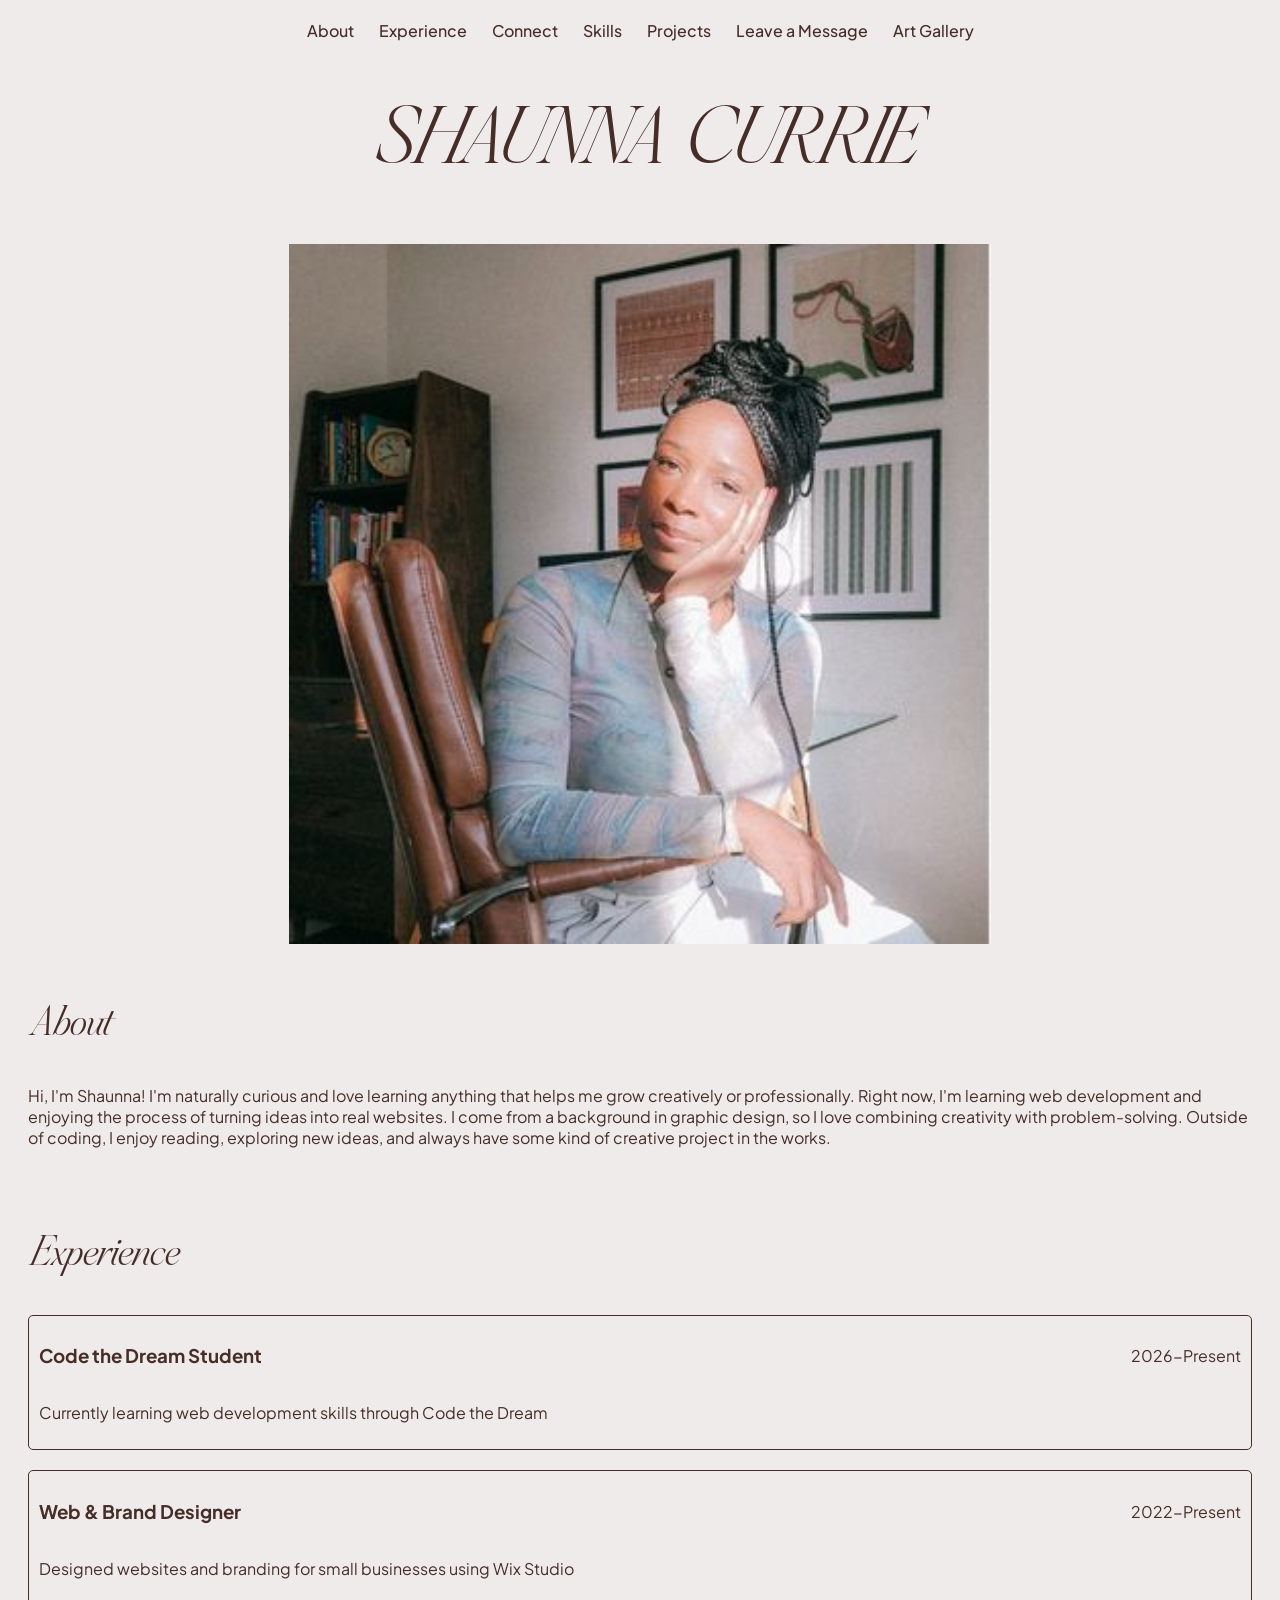
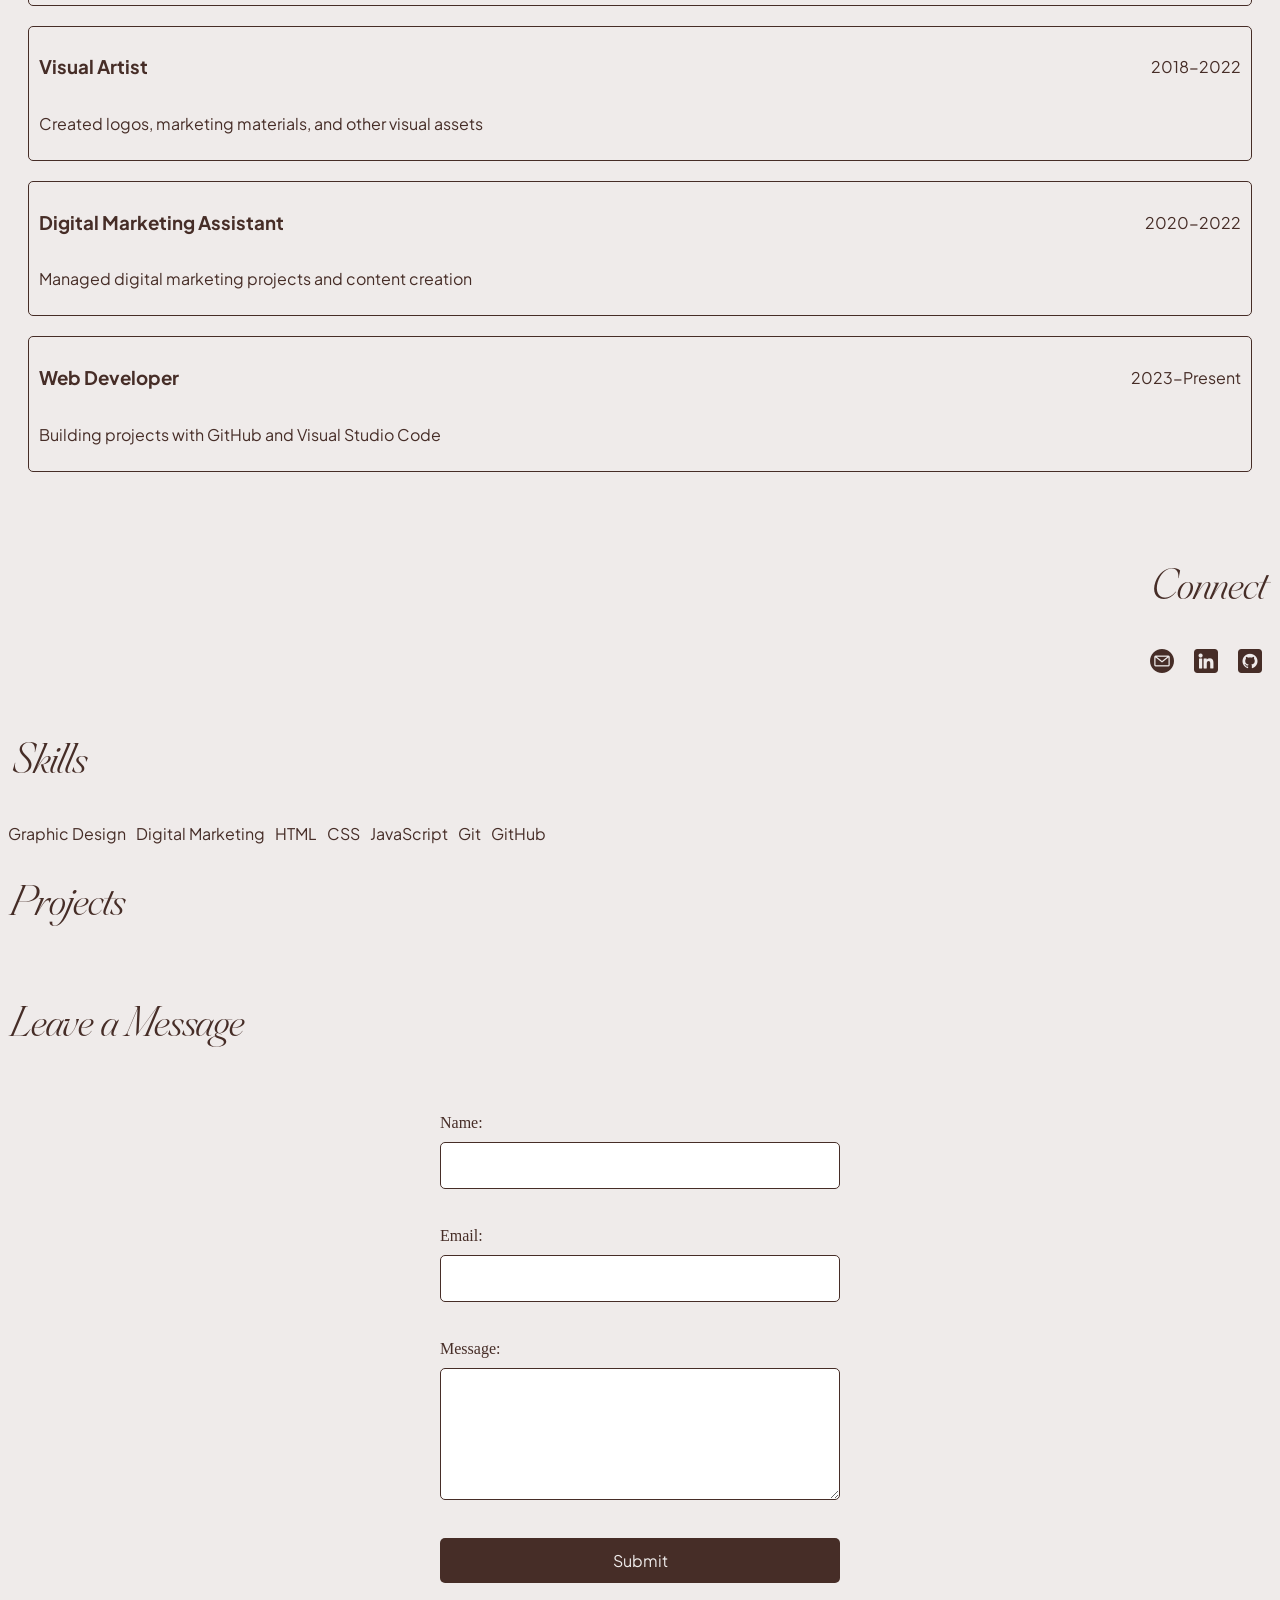
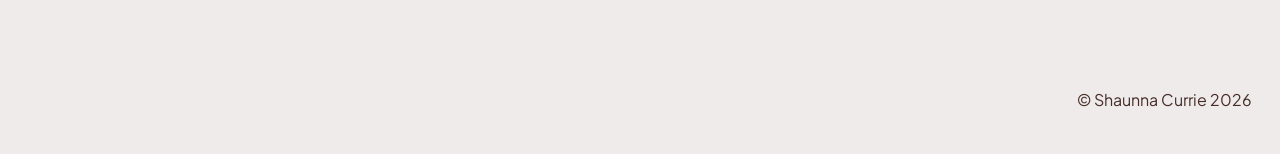
<file: index.html>
<!DOCTYPE html>
<html lang="en">

<head>
    <title>Shaunna Currie's Portfolio</title>
    <meta charset="UTF-8">
    <meta name="viewport" content="width=device-width, initial-scale=1.0">

    <link rel="stylesheet" href="css/index.css">

    <link rel="preconnect" href="https://fonts.googleapis.com">
    <link rel="preconnect" href="https://fonts.gstatic.com" crossorigin>
    <link href="https://fonts.googleapis.com/css2?family=Plus+Jakarta+Sans:ital,wght@0,200..800;1,200..800&display=swap" rel="stylesheet">
</head>

<body>
<nav>
    <ul>
        <li><a href="#About">About</a></li>
        <li><a href="#Experience">Experience</a></li>
        <li><a href="#Connect">Connect</a></li>
        <li><a href="#Skills">Skills</a></li>
        <li><a href="#Projects">Projects</a></li>
        <li><a href="#leave_message">Leave a Message</a></li>
        <li><a href="api.html">Art Gallery</a></li>
    </ul>
</nav>

<h1>Shaunna Currie</h1>

<img class="profile-img" src="images/aboutpage.jpg" alt="Shaunna Currie">

<section id ="About">
<h2>About</h2>
<p>Hi, I'm Shaunna! I'm naturally curious and love learning anything that helps
    me grow creatively or professionally. Right now, I'm learning web development
    and enjoying the process of turning ideas into real websites. I come from a
    background in graphic design, so I love combining creativity with
    problem-solving. Outside of coding, I enjoy reading, exploring new ideas,
    and always have some kind of creative project in the works.</p>
</section>

<section id="Experience">
    <h2>Experience</h2>
    <ul>
        <li>
            <div class="experience-header">
                <h3>Code the Dream Student</h3>
                <span>2026-Present</span>
            </div>
            <p>Currently learning web development skills through Code the Dream</p>
        </li>

        <li>
            <div class="experience-header">
                <h3>Web & Brand Designer</h3>
                <span>2022-Present</span>
            </div>
            <p>Designed websites and branding for small businesses using Wix Studio</p>
        </li>

        <li>
            <div class="experience-header">
                <h3>Visual Artist</h3>
                <span>2018-2022</span>
            </div>
            <p>Created logos, marketing materials, and other visual assets</p>
        </li>

        <li>
            <div class="experience-header">
                <h3>Digital Marketing Assistant</h3>
                <span>2020-2022</span>
            </div>
            <p>Managed digital marketing projects and content creation</p>
        </li>
        <li>
            <div class="experience-header">
                <h3>Web Developer</h3>
                <span>2023-Present</span>
            </div>
            <p>Building projects with GitHub and Visual Studio Code</p>
        </li>
    </ul>
</section>

<section id="Connect">
    <h2>Connect</h2>
    <ul>
    <li><a href="mailto:leeshaunnaslaughter@gmail.com">
        <img src="icons/email.png" alt="Email"></a></li>

    <li><a href="https://www.linkedin.com/in/shaunnacurrie/" target="_blank" rel="noopener noreferrer">
        <img src="icons/linkedin.png" alt="LinkedIn"></a></li>

    <li><a href="https://github.com/shaunna1116" target="_blank" rel="noopener noreferrer">
        <img src="icons/github.png" alt="GitHub"></a></li>
</ul>
</section>

<section id="Skills">
    <h2>Skills</h2>
    <ul>
        <li>Graphic Design</li>
        <li>Digital Marketing</li>
    </ul>
</section>

<section id="Projects">
    <h2>Projects</h2>
    <ul></ul>
</section>

<section id="leave_message">
    <h2>Leave a Message</h2>
    <form name="leave_message">
        <br>
        <label for="username">Name:</label>
        <input type="text" name="usersName" id="username" required>

        <br>
        <label for="email">Email:</label>
        <input type="email" name="usersEmail" id="email" required>

        <br>
        <label for="message">Message:</label>
        <textarea name="usersMessage" id="message" required></textarea>

        <br>
        <button type="submit">Submit</button>
    </form>
</section>

<section id="messages">
    <h2>Messages</h2>
    <ul id="message-list"></ul>

</section>

<script src="js/index.js"></script>

</body>
</html>
</file>
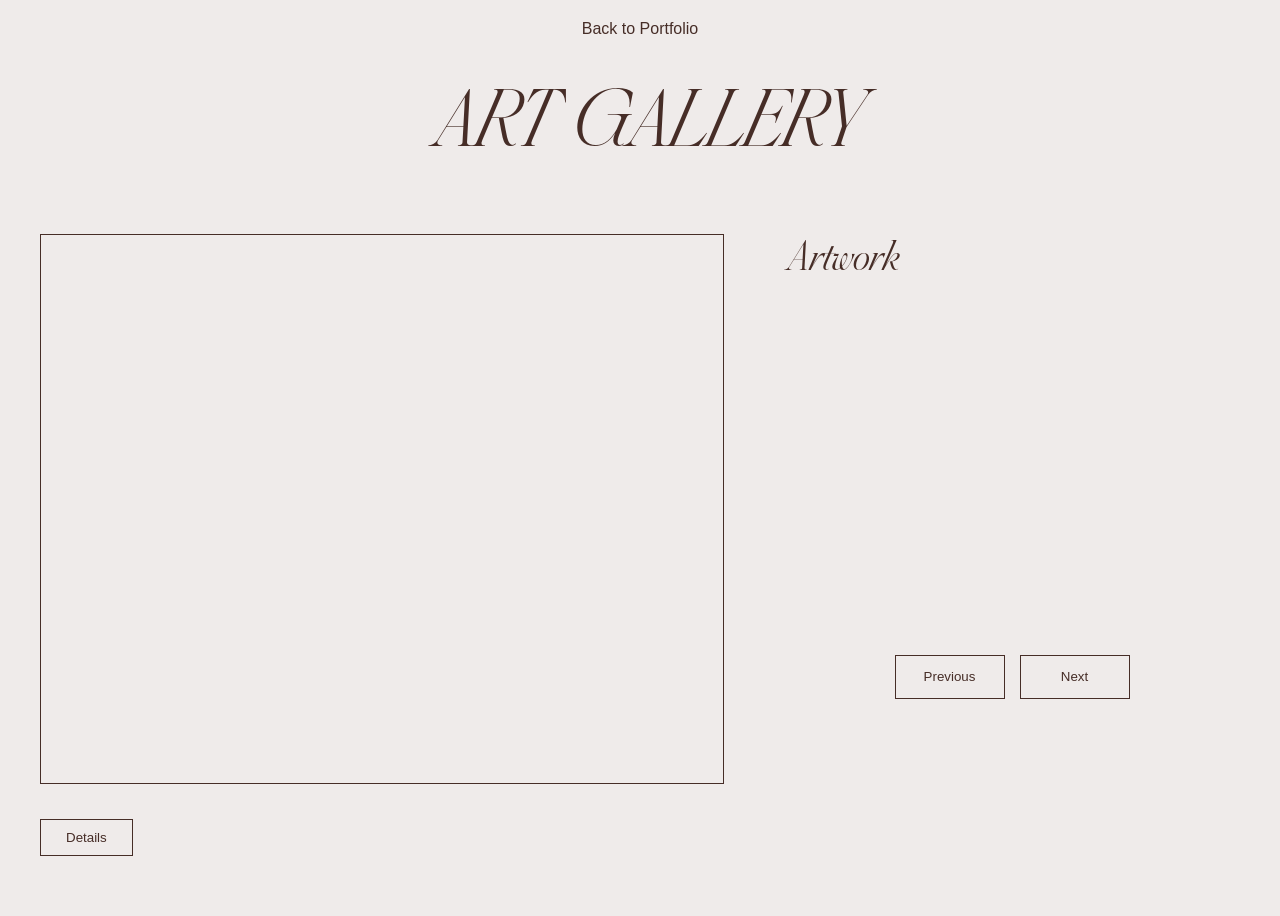
<file: api.html>
<!DOCTYPE html>
<html lang="en">

<head>
    <title>Art Gallery</title>
    <meta charset="UTF-8">
    <meta name="viewport" content="width=device-width, initial-scale=1.0">
    <link rel="stylesheet" href="css/api.css">
</head>

<body>

    <nav>
    <ul>
        <li><a href="index.html">Back to Portfolio</a></li>
    </ul>
</nav>

    <h1>Art Gallery</h1>

<main class="gallery">

    <section class="artwork-list">
        <h2>Artwork</h2>

        <div id="artwork-titles">
        </div>

        <div class="gallery-navigation">
            <button id="prev-button">Previous</button>
            <button id="next-button">Next</button>
        </div>
    </section>

   <section class="artwork-display">

    <div id="artwork-frame">
    </div>

    <h2 id="selected-artwork-title"></h2>

    <button id="details-button">Details</button>

    <div id="artwork-details">
    </div>

</section>
</main>

    <script src="js/api.js"></script>
</body>
</html>
</file>
<file: css/index.css>
/* General page styling */
@font-face {
    font-family: 'Bethany Elingston';
    src: url('../fonts/Bethany Elingston.otf');
}

@font-face {
    font-family: 'Griffiths';
    src: url('../fonts/Griffiths.otf');
}

body {
    background-color: #efebea;
    color: #462d27;
}

h1 {
    font-family: 'Griffiths', sans-serif;
    font-size: 80px;
    font-weight: 200;
    letter-spacing: -.2px;
    text-transform: uppercase;
    text-align: center;
}

h2{
    font-family: 'Griffiths', sans-serif;
    font-size: 42px;
    font-weight: 200;
}

p {
    font-family: 'Plus Jakarta Sans', sans-serif;
    font-size: 16px;
    font-weight: 400;
}

li {
    font-family: 'Plus Jakarta Sans', sans-serif;
}

a {
    font-family: 'Plus Jakarta Sans', sans-serif;
}

nav ul {
    display: flex;
    justify-content: center;
    gap: 25px;
    list-style-type: none;
    padding: 0;
    margin: 20px 0;
}

nav a {
    color: #462d27;
    text-decoration: none;
    font-weight: 500;
}

nav a:hover {
    text-decoration: underline;
}

.profile-img {
    max-width: 100%;
    height: 700px;
    object-fit: cover;
    display: block;
    margin: 0 auto;
}

/* About section */

#About {
 margin: 10px;
 padding: 10px;     
}

/* Experience section */

#Experience {
    margin: 10px;
    padding: 10px;
}

#Experience li {
    background-color: #efebea;
    padding: 10px;
    margin-bottom: 10px;
    border-radius: 5px;
    border: 1px solid #462d27;
}

#Experience ul {
    display: flex;
    flex-direction: column;
    gap: 10px;
    list-style-type: none;
    padding: 0;
}


.experience-header {
    display: flex;
    justify-content: space-between;
    align-items: center;
}

#Experience ul {
    list-style-type: none;
    padding: 0;
}

/* Connect section */

#Connect {
    margin-bottom: 10px;
    padding: 10px;
    text-align: right;
}

#Connect ul {
    display: inline-block;
    text-align: left;
    display: flex;
    justify-content: right;
    gap: 20px;
    list-style-type: none;
    padding: 0;
}

/* Skills section */

#Skills ul {
    display: flex;
    flex-wrap: wrap;
    gap: 10px;
    list-style-type: none;
    padding: 0;
}

/* Leave a Message form */

#leave_message form {
    display: flex;
    flex-direction: column;
    gap: 10px;
    max-width: 400px;
    margin: 0 auto;
}

#leave_message input {
    width: 100%;
    padding: 12px;
    border: 1px solid #462d27;
    border-radius: 5px;
    font-size: 16px;
    font-family: 'Plus Jakarta Sans', sans-serif;
    box-sizing: border-box;
}

#leave_message textarea {
    width: 100%;
    padding: 44px;
    border: 1px solid #462d27;
    border-radius: 5px;
    font-size: 16px;
    font-family: 'Plus Jakarta Sans', sans-serif;
    box-sizing: border-box;
}

#leave_message textarea {
    resize: vertical;
    min-height: 120px;
}

#leave_message button {
    padding: 12px 20px;
    font-size: 16px;
    min-height: 44px;
    cursor: pointer;
}

#leave_message button[type="submit"] {
    background-color: #462d27;
    color: #efebea;
    padding: 12px;
    border: none;
    border-radius: 5px;
    cursor: pointer;
    font-family: 'Plus Jakarta Sans', sans-serif;
}

/* Messages section */

#messages:has(ul:empty) {
    display: none;
}   

#message-list {
    list-style-type: none;
    padding: 0;
}

/* Projects section */

#Projects ul {
    display: flex;
    gap: 10px;
    list-style-type: none;
    padding: 0px;
}

#message-list li {
    display: flex;
    flex-direction: column;
    gap: 10px;
    margin-bottom: 20px;
}

#message-list button {
    width: fit-content;
}


#Projects li {
    margin-bottom: 10px;
}

footer {
    margin-top: 70px;
    padding: 20px;
    text-align: right;
}
</file>
<file: css/api.css>
@font-face {
    font-family: 'Bethany Elingston';
    src: url('../fonts/Bethany Elingston.otf');
}

@font-face {
    font-family: 'Griffiths';
    src: url('../fonts/Griffiths.otf');
}

body {
    background-color: #efebea;
    color: #462d27;
    margin: 0;
    padding: 0;
}

/* Navigation */

nav {
    padding: 20px 40px;
}

nav ul {
    display: flex;
    justify-content: center;
    align-items: center;
    gap: 25px;
    list-style-type: none;
    padding: 0;
    margin: 0;
}

nav a {
    font-family: 'Plus Jakarta Sans', sans-serif;
    color: #462d27;
    text-decoration: none;
    font-weight: 500;
}

nav a:hover {
    text-decoration: underline;
}


/* Page Heading */

h1 {
    font-family: 'Griffiths', sans-serif;
    font-size: 80px;
    font-weight: 200;
    letter-spacing: -.2px;
    text-transform: uppercase;
    text-align: center;
    margin: 20px 0 60px;
}

h2 {
    font-family: 'Griffiths', sans-serif;
    font-size: 42px;
    font-weight: 200;
}


/* Gallery Layout */

.gallery {
    display: flex;
    flex-direction: row-reverse;
    gap: 60px;
    max-width: 1200px;
    margin: 0 auto;
    padding: 0 40px 60px;
}


/* Artwork List */

.artwork-list {
    width: 40%;
}

.artwork-list h2 {
    margin-top: 0;
}

#artwork-titles {
    display: grid;
    grid-template-columns: 1fr 1fr;
    gap: 25px 35px;
    min-height: 300px;
}

#artwork-titles a {
    font-family: 'Plus Jakarta Sans', sans-serif;
    color: #462d27;
    text-decoration: none;
    font-size: 15px;
    line-height: 1.5;
}

#artwork-titles a:hover {
    text-decoration: underline;
}

#selected-artwork-title {
    font-size: 32px;
    margin: 25px 0 10px;
}

/* Previous / Next */

.gallery-navigation {
    display: flex;
    justify-content: center;
    gap: 15px;
    margin-top: 35px;
}

.gallery-navigation button {
    width: 110px;
    height: 44px;
    background-color: transparent;
    color: #462d27;
    border: 1px solid #462d27;
    font-family: 'Plus Jakarta Sans', sans-serif;
    cursor: pointer;
}

.gallery-navigation button:hover {
    background-color: #462d27;
    color: #efebea;
}


/* Artwork Display */

.artwork-display {
    width: 60%;
}

#artwork-frame {
    display: flex;
    justify-content: center;
    align-items: center;
    min-height: 550px;
    padding: 25px;
    border: 1px solid #462d27;
    box-sizing: border-box;
}

#artwork-frame img {
    display: block;
    max-width: 100%;
    max-height: 500px;
    object-fit: contain;
}


/* Artwork Details */

#artwork-details {
    display: none;
    margin-top: 30px;
    font-family: 'Plus Jakarta Sans', sans-serif;
    font-size: 15px;
    line-height: 1.7;
    white-space: pre-line;
}

#artwork-details.show {
    display: block;
}

#details-button {
    margin-top: 10px;
    padding: 10px 25px;
    background-color: transparent;
    color: #462d27;
    border: 1px solid #462d27;
    font-family: 'Plus Jakarta Sans', sans-serif;
    cursor: pointer;
}

#details-button:hover {
    background-color: #462d27;
    color: #efebea;
}
</file>
